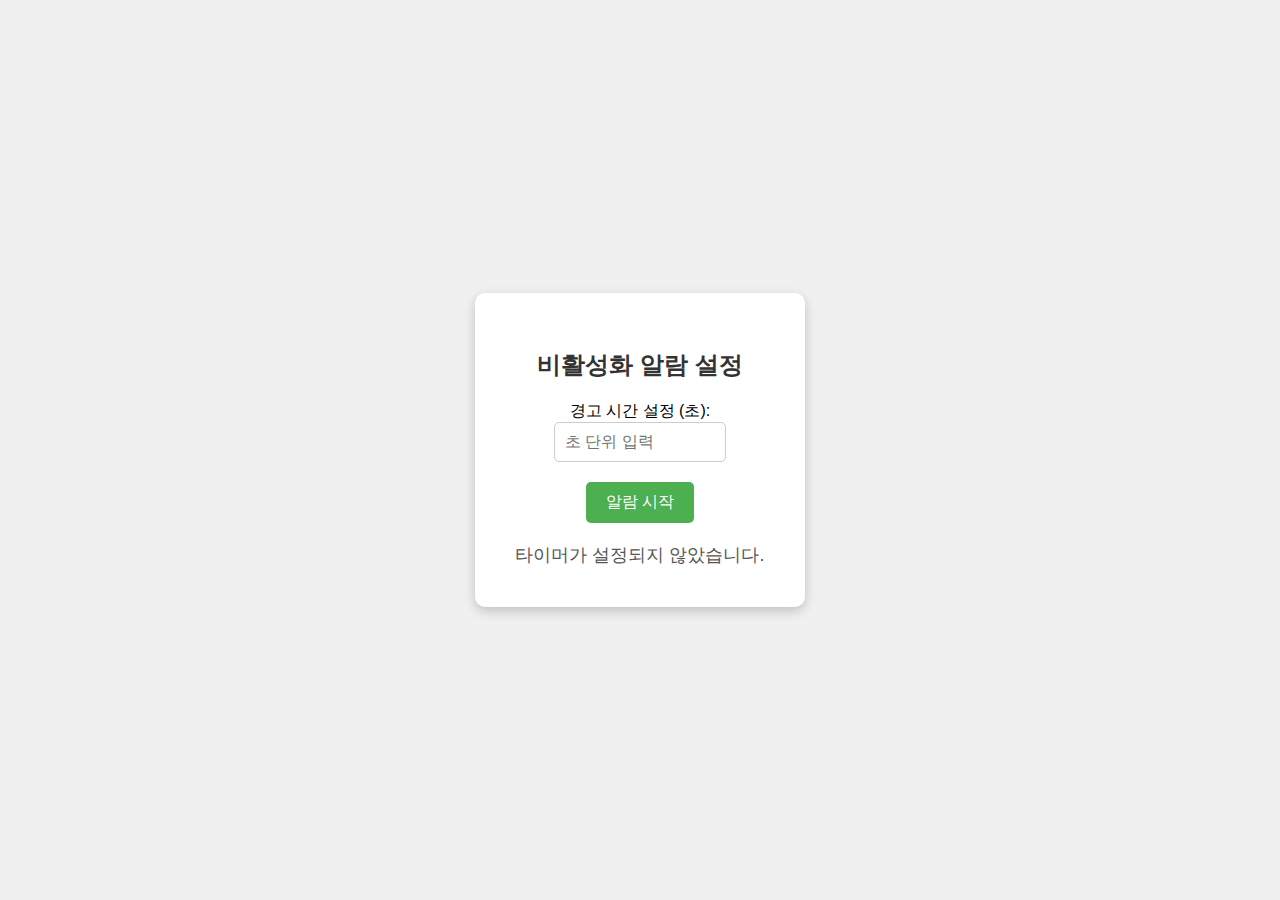
<file: breaker.html>
<!DOCTYPE html>
<html lang="ko">
<head>
    <meta charset="UTF-8">
    <meta name="viewport" content="width=device-width, initial-scale=1.0">
    <title>낮잠 브레이커</title>
    <style>
        /* 페이지 전체 스타일 */
        body {
            margin: 0;
            padding: 0;
            font-family: Arial, sans-serif;
            height: 100vh;
            display: flex;
            justify-content: center;
            align-items: center;
            background-color: #f0f0f0;
        }

        /* 설정 UI 컨테이너 */
        .container {
            background-color: white;
            padding: 40px;
            border-radius: 10px;
            box-shadow: 0px 4px 12px rgba(0, 0, 0, 0.2);
            text-align: center;
        }

        /* 타이틀 스타일 */
        h1 {
            margin-bottom: 20px;
            font-size: 24px;
            color: #333;
        }

        /* 입력 필드 스타일 */
        input[type="number"] {
            width: 150px;
            padding: 10px;
            font-size: 16px;
            border: 1px solid #ccc;
            border-radius: 5px;
            margin-bottom: 20px;
        }

        /* 버튼 스타일 */
        button {
            padding: 10px 20px;
            font-size: 16px;
            background-color: #4CAF50;
            color: white;
            border: none;
            border-radius: 5px;
            cursor: pointer;
            transition: background-color 0.3s ease;
        }

        button:hover {
            background-color: #45a049;
        }

        /* 상태 메시지 스타일 */
        .status {
            margin-top: 20px;
            font-size: 18px;
            color: #555;
        }
    </style>
</head>
<body>

    <div class="container">
        <h1>비활성화 알람 설정</h1>
        <label for="timeout">경고 시간 설정 (초):</label><br>
        <input type="number" id="timeout" placeholder="초 단위 입력" min="1"><br>
        <button id="startButton">알람 시작</button>

        <div class="status" id="statusText">타이머가 설정되지 않았습니다.</div>
    </div>

    <!-- 알람 소리 파일 -->
    <audio id="alarmSound" src="alert.mp3" preload="auto"></audio>

    <script>
        let inactivityTimer;
        const statusText = document.getElementById('statusText');
        const alarmSound = document.getElementById('alarmSound');
        const timeoutInput = document.getElementById('timeout');
        const startButton = document.getElementById('startButton');
        let userTimeout = 0;

        // 타이머 리셋 함수
        function resetTimer() {
            clearTimeout(inactivityTimer);  // 기존 타이머 초기화
            inactivityTimer = setTimeout(triggerAlarm, userTimeout * 1000);  // 새 타이머 시작
            statusText.textContent = `타이머 시작됨: ${userTimeout}초 동안 아무 활동이 없으면 알람이 울립니다.`;
        }

        // 알람 재생 함수
        function triggerAlarm() {
            statusText.textContent = "아무 활동이 감지되지 않았습니다. 알람이 울립니다!";
            alarmSound.play();  // 소리 재생
        }

        // 사용자 이벤트 감지 (마우스/키보드)
        function startMonitoring() {
            document.addEventListener('mousemove', resetTimer);
            document.addEventListener('keydown', resetTimer);
        }

        // 시작 버튼 클릭 시 타이머 설정
        startButton.addEventListener('click', () => {
            userTimeout = parseInt(timeoutInput.value);
            if (isNaN(userTimeout) || userTimeout <= 0) {
                statusText.textContent = "유효한 시간을 입력하세요.";
            } else {
                resetTimer();  // 타이머 초기화 및 시작
                startMonitoring();  // 사용자 활동 감지 시작
            }
        });
    </script>

</body>
</html>
</file>
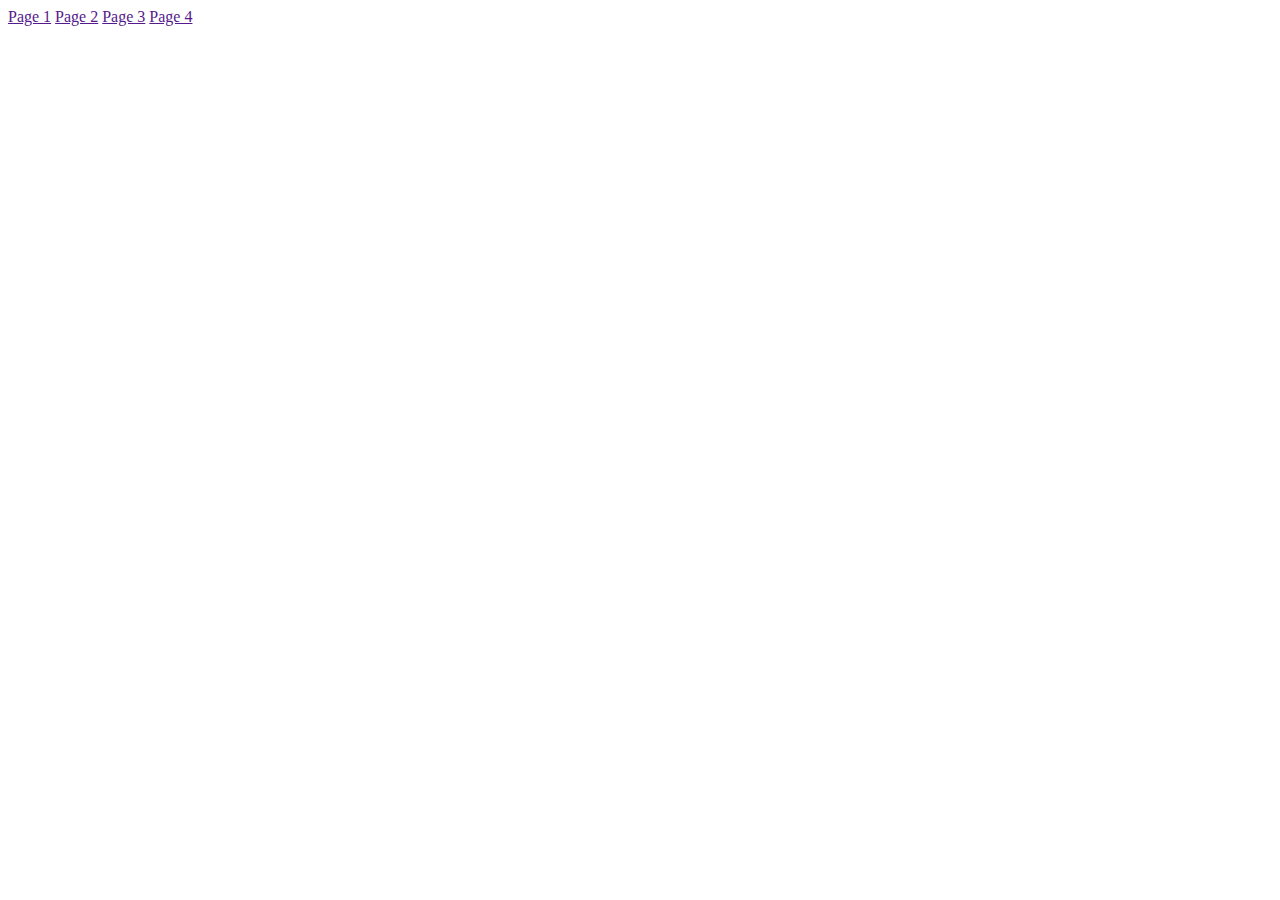
<file: mainpage.html>
<html>
  <head>
    <style>
      .page{
        color:black
      } 
    </style>
  </head>
  <body>
    <div class="page">
      <a href="">Page 1</a>
      <a href="">Page 2</a>
      <a href="">Page 3</a>
      <a href="">Page 4</a>
  </body>
</html>
</file>
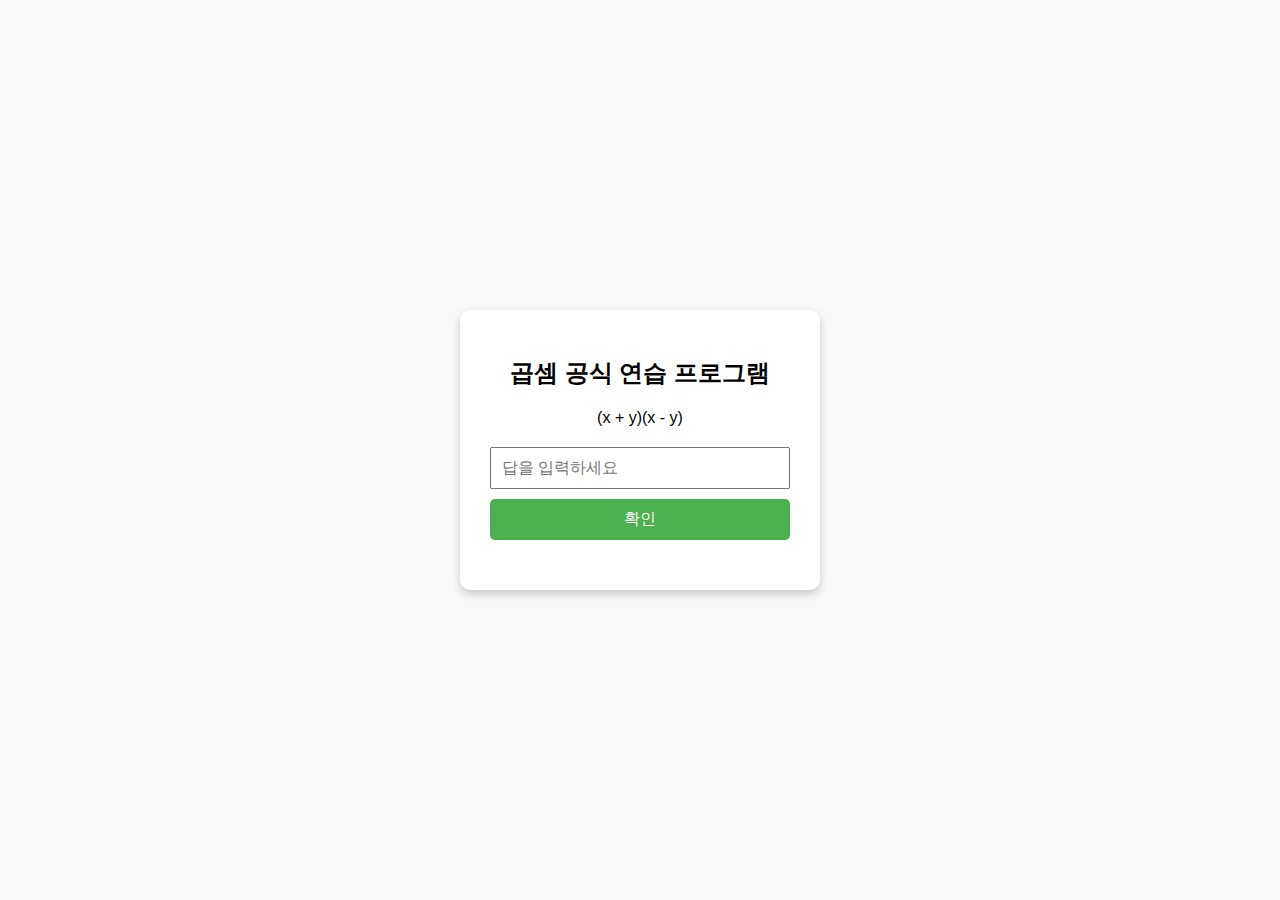
<file: mathformula.html>
<!DOCTYPE html>
<html lang="ko">
<head>
    <meta charset="UTF-8">
    <meta name="viewport" content="width=device-width, initial-scale=1.0">
    <title>곱셈 공식 연습</title>
    <link rel="stylesheet" href="mathformula_style.css">
</head>
<body>

    <div class="container">
        <h1>곱셈 공식 연습 프로그램</h1>

        <!-- 문제 텍스트가 올라오는 곳 -->
        <div id="question-container">
            <p id="questionText">여기에 질문이 나옵니다.</p>
        </div>

        <!-- 답변 입력란 -->
        <input type="text" id="answerInput" placeholder="답을 입력하세요" />
        <button id="submitAnswer">확인</button>

        <!-- 결과를 표시하는 부분 -->
        <p id="resultText"></p>
    </div>

    <script src="mathformula_script.js"></script>
</body>
</html>
</file>
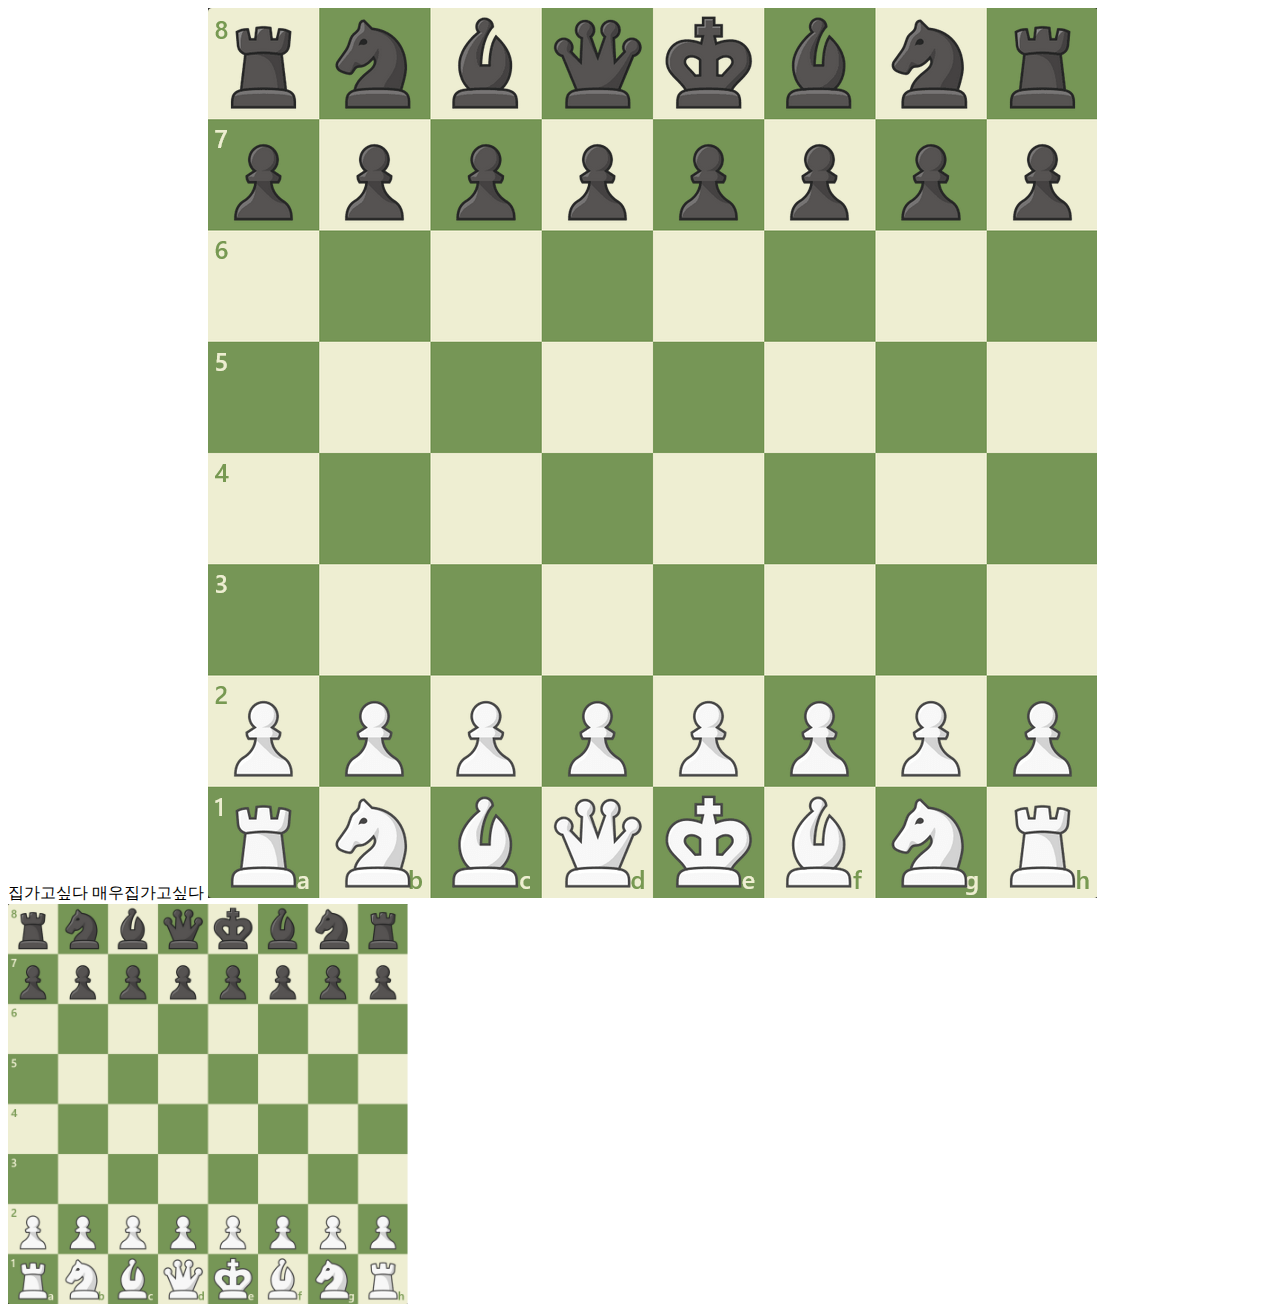
<file: README.html>
<html>

<head>
    집가고싶다
    매우집가고싶다
    <a href="https://www.chess.com/home"><img src="./Image/체스.png"></a>
</head>
<body>
    <img src="./Image/체스.png"  width="400" height="400">
    <br>
</body>

</html>
</file>
<file: mathformula_style.css>
/* 페이지 전체 스타일 */
body {
    margin: 0;
    padding: 0;
    font-family: Arial, sans-serif;
    background-color: #f9f9f9;
    display: flex;
    justify-content: center;
    align-items: center;
    height: 100vh;
}

.container {
    background-color: white;
    padding: 30px;
    border-radius: 10px;
    box-shadow: 0px 4px 8px rgba(0, 0, 0, 0.2);
    text-align: center;
    width: 300px;
}

h1 {
    margin-bottom: 20px;
    font-size: 24px;
}

#question-container {
    margin-bottom: 20px;
}

#answerInput {
    padding: 10px;
    font-size: 16px;
    width: 100%;
    margin-bottom: 10px;
    box-sizing: border-box;
}

button {
    padding: 10px 20px;
    font-size: 16px;
    background-color: #4CAF50;
    color: white;
    border: none;
    border-radius: 5px;
    cursor: pointer;
    width: 100%;
}

button:hover {
    background-color: #45a049;
}

#resultText {
    margin-top: 20px;
    font-size: 18px;
    color: #333;
}
</file>
